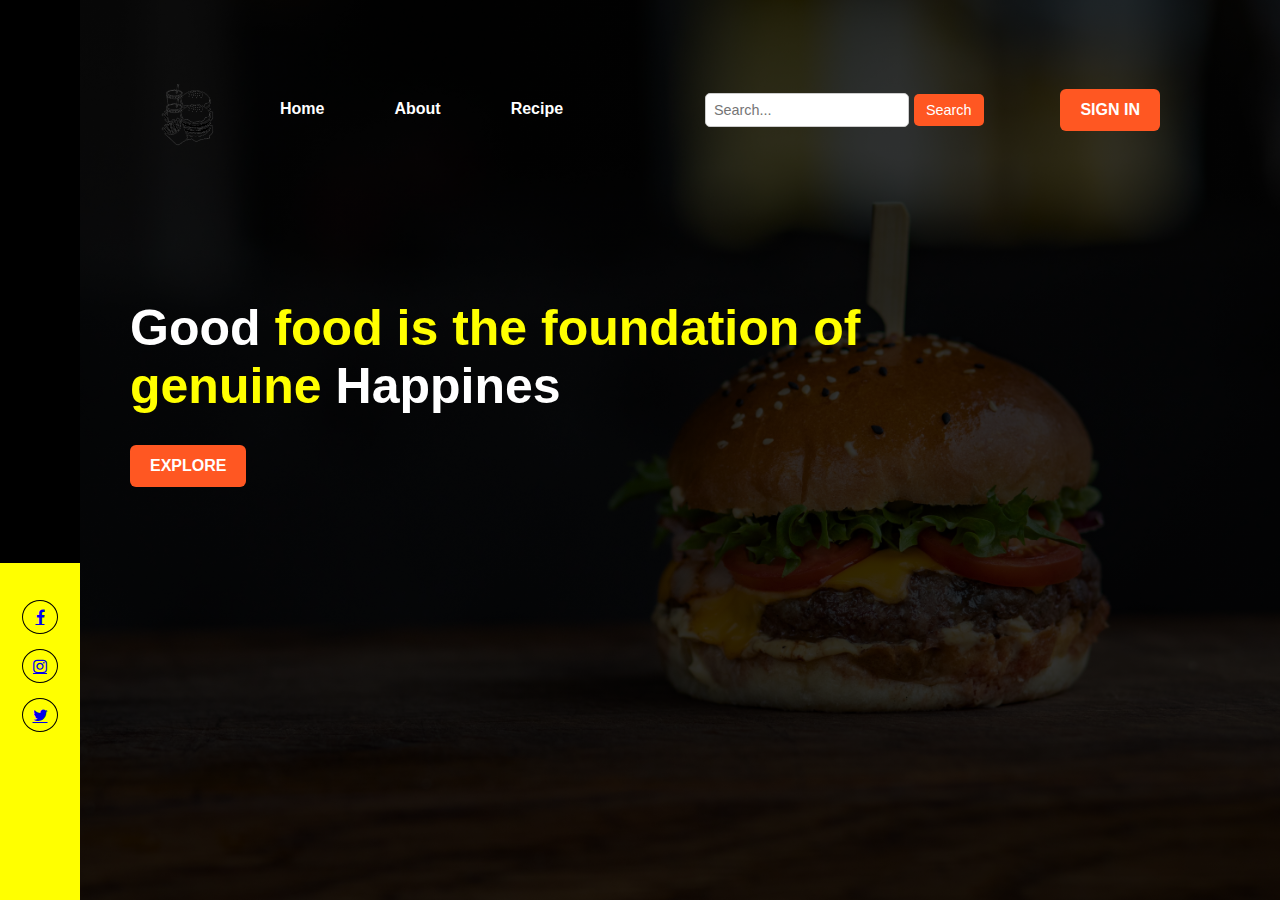
<file: index.html>
<!DOCTYPE html>
<html lang="en">
<head>
    <meta charset="UTF-8">
    <meta name="viewport" content="width=device-width, initial-scale=1.0">
    <title>BigBurger Website</title>
    <link rel="stylesheet" href="style.css">
    <link rel="stylesheet" href="https://stackpath.bootstrapcdn.com/font-awesome/4.7.0/css/font-awesome.min.css">
</head>
<body>
    <div class="hero">
        <div class="nav-bar">
            <div class="nav-logo">
                <img src="logo.png" alt="Logo">
            </div>
            <div class="nav-links" id="nav-links">
                <i class="fa fa-close" onclick="closeMenu()"></i>
                <ul>
                    <a href="index.html"><li>Home</li></a>
                    <a href="about.html"><li>About</li></a>
                    <a href="recipe.html"><li>Recipe</li></a>
                </ul>
                <form class="search-form" id="searchForm">
                    <input type="text" id="searchInput" placeholder="Search...">
                    <button type="submit">Search</button>
                </form>
                <button id="authButton" type="button" class="btn">SIGN IN</button>
            </div>
            <i class="fa fa-bars" onclick="showMenu()"></i>
        </div>
        <div class="banner-title">
            <h1>Good<span> food is the foundation of <br>genuine</span> Happines</h1>
            <a href="recipe.html" class="btn">EXPLORE</a>
        </div>
        <div class="verticle-bar">
            <div class="search-icon">
                <!-- <a href="search.html"><i class="fa fa-search"></i></a> -->
                <!-- <i class="fa fa-th-list"></i> -->
                
            </div>
            <div class="social-icon">
               
                <a href="https://facebook.com"> <i class="fa fa-facebook"></i></a>
                <a href="https://instagram.com">  <i class="fa fa-instagram"></i></a>
                <a href="https://twitter.com"> <i class="fa fa-twitter"></i></a>
            </div>
        </div>
        <!-- Notifications section (if needed) -->
    </div>

    <script>
        // Check login status
        document.addEventListener('DOMContentLoaded', function() {
            const isLoggedIn = localStorage.getItem('loggedIn');
            const authButton = document.getElementById('authButton');

            if (isLoggedIn === 'true') {
                // Update button to show logout option
                authButton.textContent = 'Logout';
                authButton.addEventListener('click', function() {
                    localStorage.removeItem('loggedIn');
                    window.location.href = 'login.html';
                });
            } else {
                // Show sign-in button if not logged in
                authButton.textContent = 'SIGN IN';
                authButton.addEventListener('click', function() {
                    window.location.href = 'login.html';
                });
            }
        });

        // Menu handling functions
        function showMenu() {
            document.getElementById('nav-links').style.right = "0";
        }

        function closeMenu() {
            document.getElementById('nav-links').style.right = "-200px";
        }
    </script>
</body>
</html>
</file>
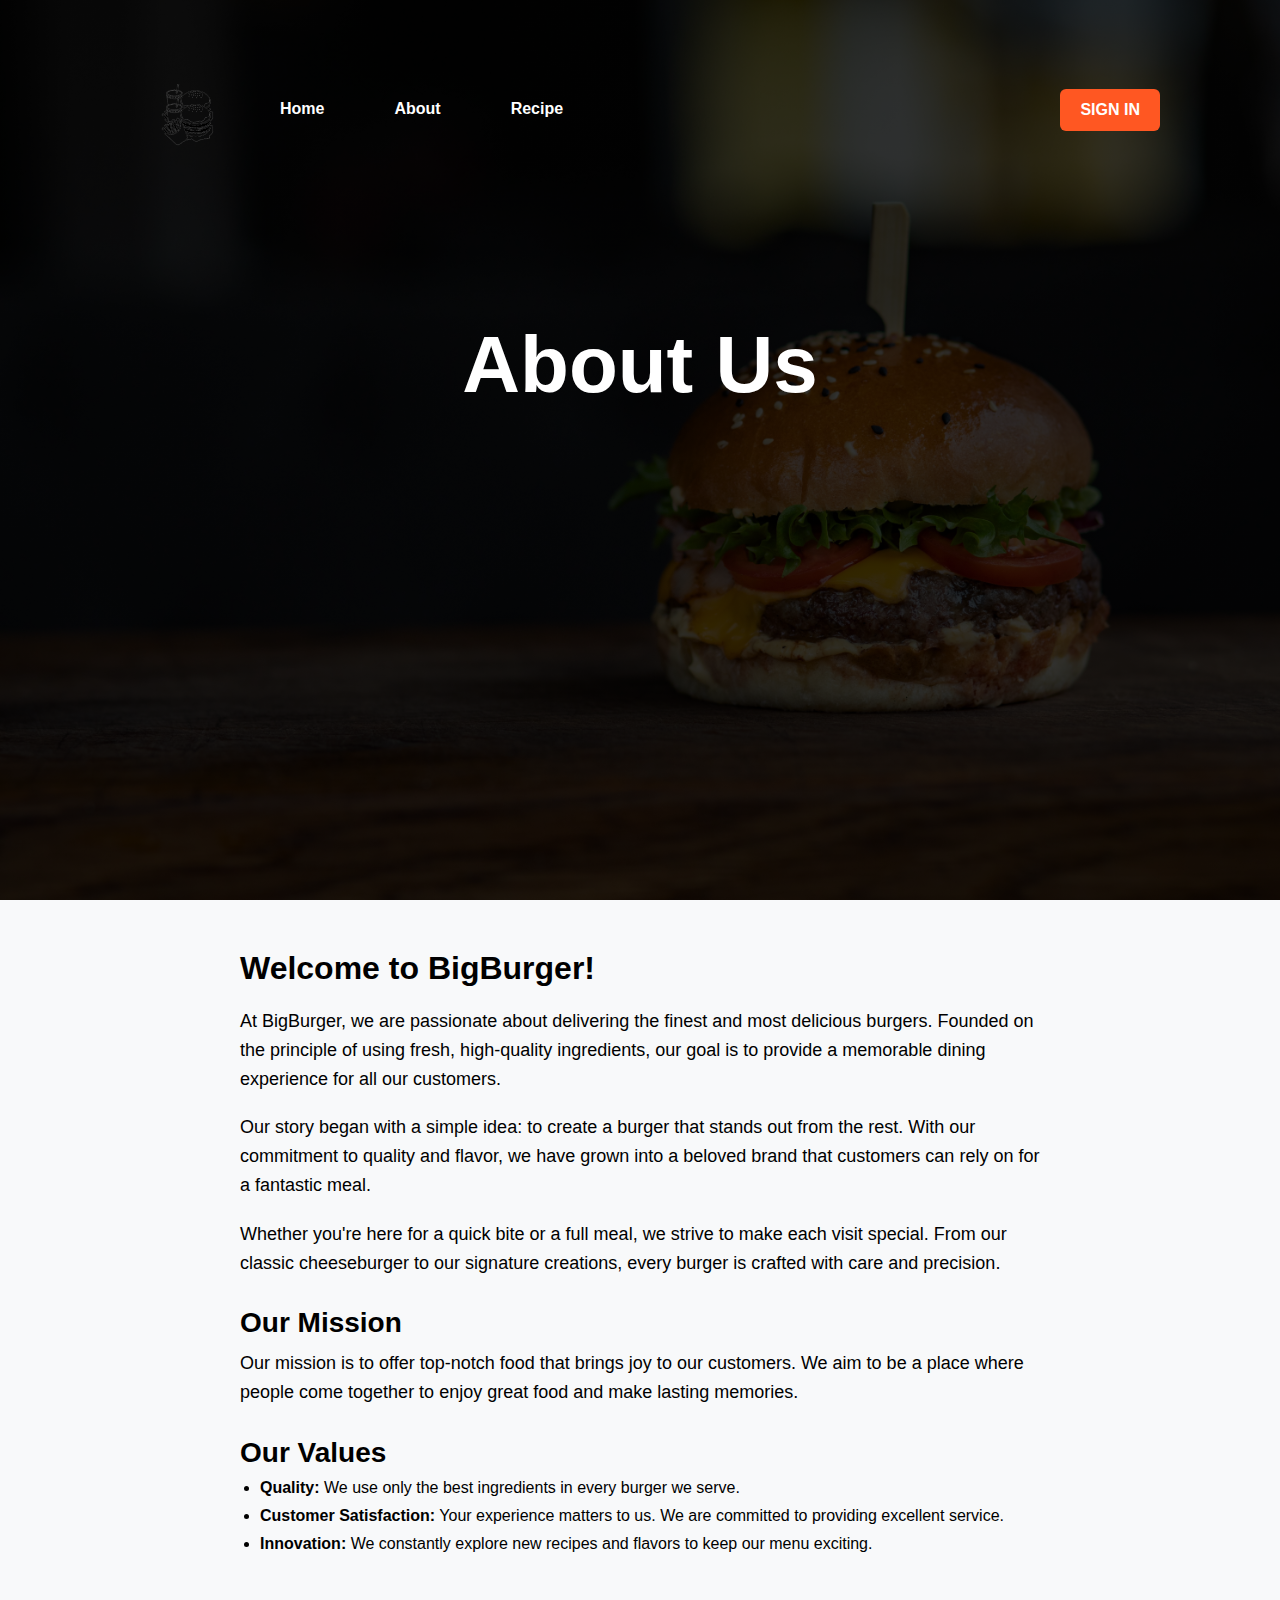
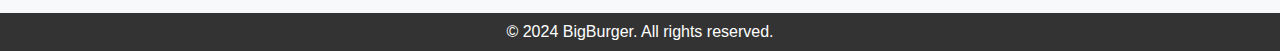
<file: about.html>
<!DOCTYPE html>
<html lang="en">
<head>
    <meta charset="UTF-8">
    <meta name="viewport" content="width=device-width, initial-scale=1.0">
    <title>About Us - BigBurger Website</title>
    <link rel="stylesheet" href="style.css">
    <link rel="stylesheet" href="https://stackpath.bootstrapcdn.com/font-awesome/4.7.0/css/font-awesome.min.css">
</head>
<body>
    <div class="hero">
        <div class="nav-bar">
            <div class="nav-logo">
                <img src="logo.png" alt="BigBurger Logo">
            </div>
            <div class="nav-links" id="nav-links">
                <i class="fa fa-close" onclick="closeMenu()"></i>
                <ul>
                    <a href="index.html"><li>Home</li></a>
                    <a href="about.html"><li>About</li></a>
                    <a href="recipe.html"><li>Recipe</li></a>
                </ul>
                <button type="button" class="btn">SIGN IN</button>
            </div>
            <i class="fa fa-bars" onclick="showMenu()"></i>
        </div>
        <div class="about-banner">
            <h1>About Us</h1>
        </div>
    </div>
    <div class="about-content">
        <div class="container">
            <h2>Welcome to BigBurger!</h2>
            <p>At BigBurger, we are passionate about delivering the finest and most delicious burgers. Founded on the principle of using fresh, high-quality ingredients, our goal is to provide a memorable dining experience for all our customers.</p>
            <p>Our story began with a simple idea: to create a burger that stands out from the rest. With our commitment to quality and flavor, we have grown into a beloved brand that customers can rely on for a fantastic meal.</p>
            <p>Whether you're here for a quick bite or a full meal, we strive to make each visit special. From our classic cheeseburger to our signature creations, every burger is crafted with care and precision.</p>
            <h3>Our Mission</h3>
            <p>Our mission is to offer top-notch food that brings joy to our customers. We aim to be a place where people come together to enjoy great food and make lasting memories.</p>
            <h3>Our Values</h3>
            <ul>
                <li><strong>Quality:</strong> We use only the best ingredients in every burger we serve.</li>
                <li><strong>Customer Satisfaction:</strong> Your experience matters to us. We are committed to providing excellent service.</li>
                <li><strong>Innovation:</strong> We constantly explore new recipes and flavors to keep our menu exciting.</li>
            </ul>
        </div>
    </div>
    <footer>
        <div class="container">
            <p>&copy; 2024 BigBurger. All rights reserved.</p>
        </div>
    </footer>
    <script>
        var show = document.getElementById("nav-links");
        function showMenu(){
            show.style.right = "0";
        }
        function closeMenu(){
            show.style.right = "-200px";
        }
    </script>
</body>
</html>
</file>
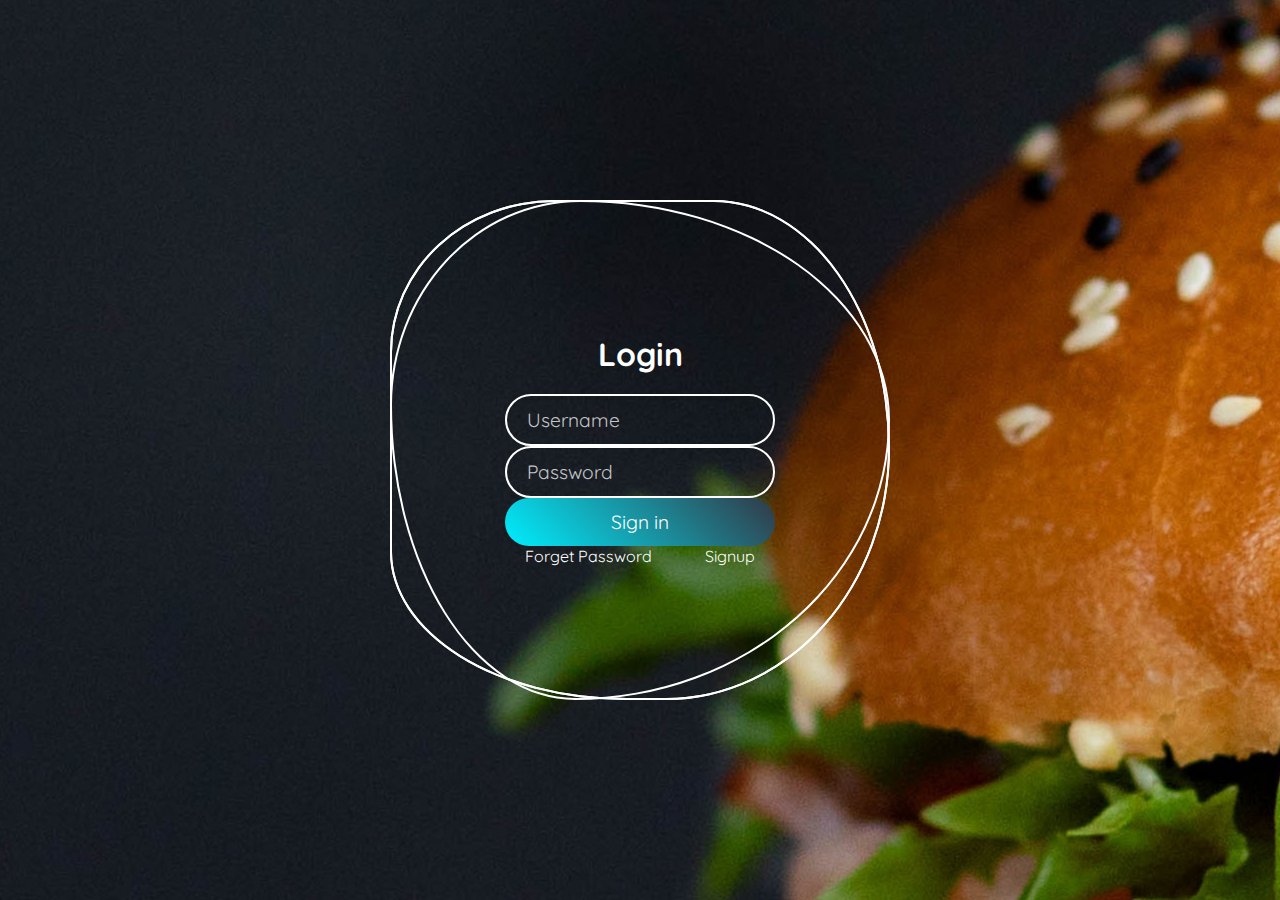
<file: login.html>
<!DOCTYPE html>
<html lang="en">
<head>
    <meta charset="UTF-8">
    <meta name="viewport" content="width=device-width, initial-scale=1.0">
    <link rel="stylesheet" href="login.css">
    <title>Login Page</title>
</head>
<body>
    <!-- Ring div starts here -->
    <div class="ring">
        <i style="--clr:#00ff0a;"></i>
        <i style="--clr:#ff0057;"></i>
        <i style="--clr:#fffd44;"></i>
        <div class="login">
            <h2>Login</h2>
            <!-- Form element with id 'loginForm' -->
            <form id="loginForm">
                <div class="inputBx">
                    <input type="text" id="username" placeholder="Username" required>
                </div>
                <div class="inputBx">
                    <input type="password" id="password" placeholder="Password" required>
                </div>
                <div class="inputBx">
                    <input type="submit" value="Sign in">
                </div>
                <div class="links">
                    <a href="#">Forget Password</a>
                    <a href="#">Signup</a>
                </div>
            </form>
        </div>
    </div>
    <!-- Ring div ends here -->

    <script>
        // Random credentials (for demo purposes)
        const validUsername = "user123";
        const validPassword = "pass123";

        // JavaScript for handling form submission
        document.getElementById('loginForm').addEventListener('submit', function(event) {
            event.preventDefault(); // Prevent the default form submission

            // Get input values
            var username = document.getElementById('username').value;
            var password = document.getElementById('password').value;

            // Check if credentials match
            if (username === validUsername && password === validPassword) {
                // Set a flag in local storage
                localStorage.setItem('loggedIn', 'true');
                // Redirect to home page
                window.location.href = 'index.html';
            } else {
                alert('Invalid username or password. Please try again.');
            }
        });
    </script>
</body>
</html>
</file>
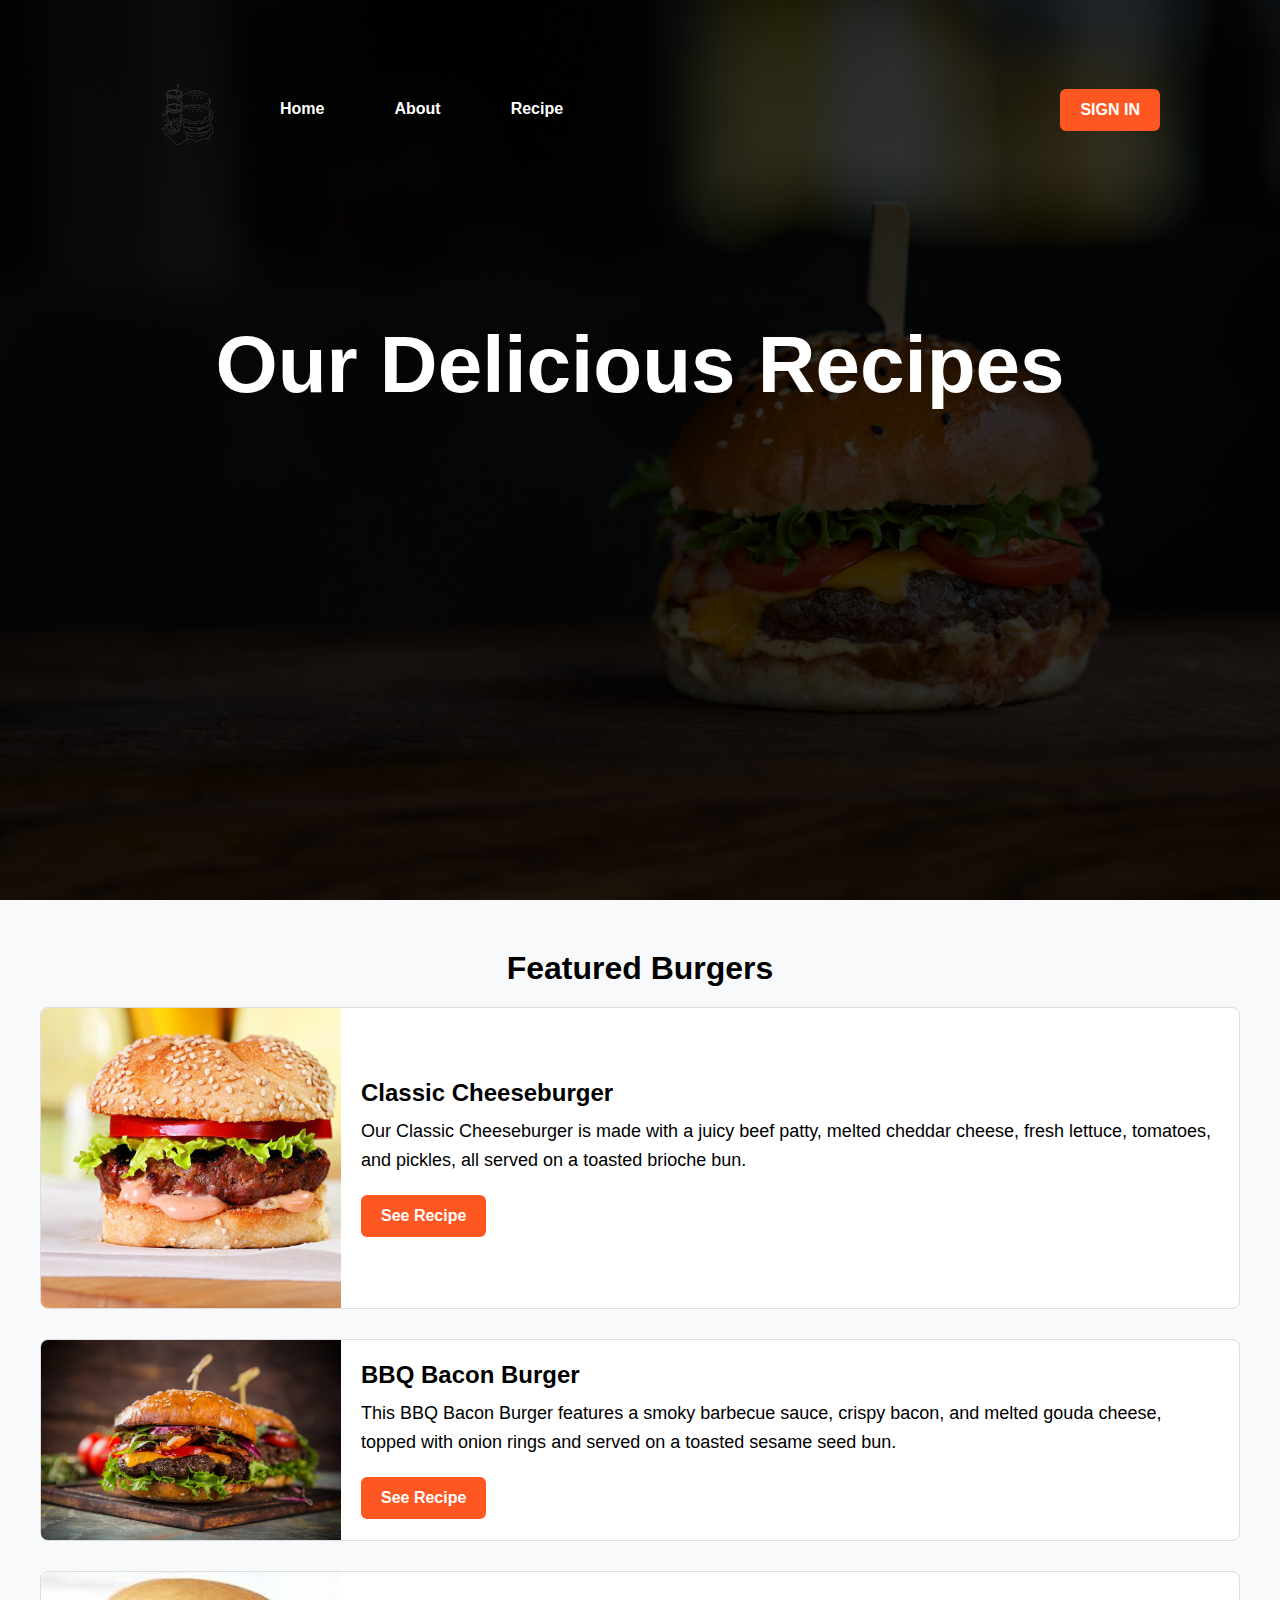
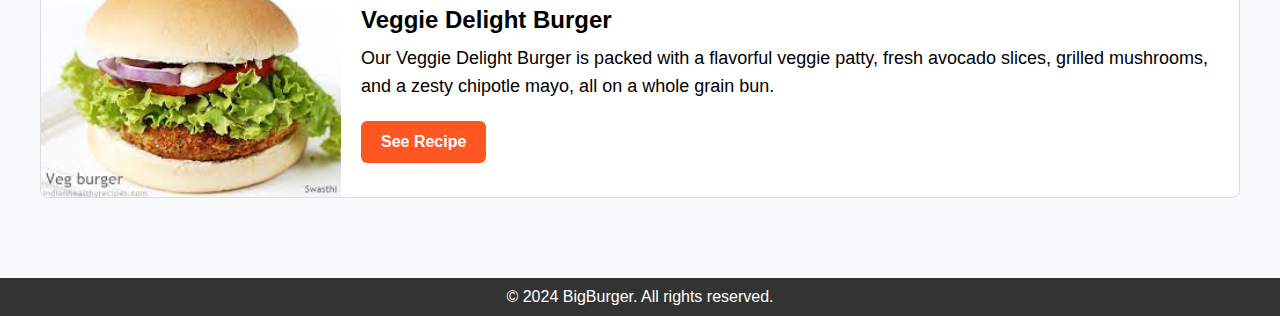
<file: recipe.html>
<!DOCTYPE html>
<html lang="en">
<head>
    <meta charset="UTF-8">
    <meta name="viewport" content="width=device-width, initial-scale=1.0">
    <title>Recipes - BigBurger Website</title>
    <link rel="stylesheet" href="style.css">
    <link rel="stylesheet" href="https://stackpath.bootstrapcdn.com/font-awesome/4.7.0/css/font-awesome.min.css">
</head>
<body>
    <div class="hero">
        <div class="nav-bar">
            <div class="nav-logo">
                <img src="logo.png" alt="BigBurger Logo">
            </div>
            <div class="nav-links" id="nav-links">
                <i class="fa fa-close" onclick="closeMenu()"></i>
                <ul>
                    <a href="index.html"><li>Home</li></a>
                    <a href="about.html"><li>About</li></a>
                    <a href="recipe.html"><li>Recipe</li></a>
                </ul>
                <button type="button" class="btn">SIGN IN</button>
            </div>
            <i class="fa fa-bars" onclick="showMenu()"></i>
        </div>
        <div class="recipe-banner">
            <h1>Our Delicious Recipes</h1>
        </div>
    </div>
    <div class="recipe-content">
        <div class="container">
            <h2>Featured Burgers</h2>
            <div class="recipe-card">
                <img src="burger1.jpg" alt="Classic Burger">
                <div class="recipe-info">
                    <h3>Classic Cheeseburger</h3>
                    <p>Our Classic Cheeseburger is made with a juicy beef patty, melted cheddar cheese, fresh lettuce, tomatoes, and pickles, all served on a toasted brioche bun.</p>
                    <button type="button" class="btn">See Recipe</button>
                </div>
            </div>
            <div class="recipe-card">
                <img src="burger2.jpg" alt="BBQ Burger">
                <div class="recipe-info">
                    <h3>BBQ Bacon Burger</h3>
                    <p>This BBQ Bacon Burger features a smoky barbecue sauce, crispy bacon, and melted gouda cheese, topped with onion rings and served on a toasted sesame seed bun.</p>
                    <button type="button" class="btn">See Recipe</button>
                </div>
            </div>
            <div class="recipe-card">
                <img src="burger3.jpg" alt="Veggie Burger">
                <div class="recipe-info">
                    <h3>Veggie Delight Burger</h3>
                    <p>Our Veggie Delight Burger is packed with a flavorful veggie patty, fresh avocado slices, grilled mushrooms, and a zesty chipotle mayo, all on a whole grain bun.</p>
                    <button type="button" class="btn">See Recipe</button>
                </div>
            </div>
        </div>
    </div>
    <footer>
        <div class="container">
            <p>&copy; 2024 BigBurger. All rights reserved.</p>
        </div>
    </footer>
    <script>
        var show = document.getElementById("nav-links");
        function showMenu(){
            show.style.right = "0";
        }
        function closeMenu(){
            show.style.right = "-200px";
        }
    </script>
</body>
</html>
</file>
<file: style.css>
*{
    margin: 0;
    padding: 0;
    font-family: sans-serif;
}
.hero{
    height: 100vh;
    background-image: linear-gradient(rgba(0,0,0,0.8), rgba(0,0,0,0.8)),url(background.jpg);
    background-position: center;
    background-size: cover;
    overflow-x: hidden;
    position: relative;


}
.nav-bar{
    display: flex;
    padding: 40px 120px;
}
.nav-logo img{
    width: 135px;

}
.nav-links{
    flex: 1;
}
.nav-links ul{
    margin-left: 50px;
    display: inline;

}
.nav-links ul li{
    list-style: none;
    display: inline-block;
    padding: 8px 25px;
}
.nav-links ul  a{
    color: white;
    text-decoration: none;
    font-size: 15px;
    font-weight: bold;
}
.nav-links ul li::after{
    content: '';
    width: 0;
    height: 2px;
    background: yellow;
    display: block;
    margin: auto;
    transition: .5s;
}
.nav-links ul li:hover::after{
    width: 100%;
}
.btn{
    padding: 10px 20px;
    border: 0;
    background-color: yellow;
    font-weight: bold;
    cursor: pointer;
}
.nav-links .btn{
    float: right;

}
.banner-title{
    margin: 80px 130px;
    color: white;

}
.banner-title h1{
    font-size: 50px;
    margin-bottom: 30px;
}
.banner-title h1 span{
    color: yellow;
}
.verticle-bar{
    height: 100%;
    background: #000;
    top: 0;
    left: 0;
    position: absolute;

}
.search-icon{
    height: 60%;
    width: 80px;

}
.search-icon .fa{
    margin: 45px 23px;
    display: block;
    color: #fff;
    font-size: 30px;
    cursor: pointer;
}
.social-icon{
    height: 35%;
    width: 80px;
    background: yellow;
    text-align: center;
    padding-top: 27%;
    bottom: 0;
    position: absolute;

}
.social-icon .fa{
    margin: 15px 22px;
    display: block;
    padding: 8px;
    border: 1px solid #000;
    border-radius: 50%;
    cursor: pointer;
}
.notifications{
    display: flex;
    width: 400px;
    right: 0;
    bottom: 0;
    position: absolute;
    background: yellow;
    text-align: center;
}
.contents{
    flex-basis: 50%;
    padding: 10px;
}
.notification-img{
    flex-basis: 50%;
}
.notification-img img{
    width: 100%;

}
.contents a{
text-decoration: none;
color: #000;
font-size: 13px;
margin: 0 10px;
}
.contents  p{
    text-align: right;
    margin-top: 10px;
}
.nav-bar .fa{
    display: none;

}
@media(max-width:700px){
    .verticle-bar{
        display: none;
    }
    .banner-title{
        margin: 80px 40px;
    }
    .banner-title h1{
        font-size: 30px;
    }
    .notifications{
        width: 100%;
    }
    .nav-bar{
        padding: 10px 30px;
    }
    .fa-bars{
        position: absolute;
        right: 20px;
        top: 10px;
    }
     .nav-bar .fa{
        display: block;
        color: #fff;
        margin: 10px 25px;
        font-size: 22px;
        cursor: pointer;

     }
     .nav-links
     {
        height: 100vh;
        width: 200px;
        background: #000;
        top: 0;
        right: -200px;
        position: absolute;
        text-align: left;
        z-index: 2;
        transition: .7s;
     }
     .nav-links ul a{
        display: block;
     }
     .nav-links .btn{
        float: none;
        margin-left: 25px;
        margin-top: 10px;

     }

}
/* Existing CSS for nav-bar, nav-links, etc. */

.recipe-banner {
    text-align: center;
    padding: 100px 20px;
    /* background: #ff5722; */
    color: #fff;
}

.recipe-banner h1 {
    font-size: 80px;
    margin: 0;
}

.recipe-content {
    padding: 50px 20px;
    background-color: #f8f9fa;
}

.recipe-content .container {
    max-width: 1200px;
    margin: 0 auto;
}

.recipe-content h2 {
    font-size: 32px;
    margin-bottom: 20px;
    text-align: center;
}

.recipe-card {
    display: flex;
    align-items: center;
    margin-bottom: 30px;
    border: 1px solid #ddd;
    border-radius: 8px;
    overflow: hidden;
    background-color: #fff;
}

.recipe-card img {
    width: 300px;
    height: auto;
}

.recipe-info {
    padding: 20px;
    flex: 1;
}

.recipe-info h3 {
    font-size: 24px;
    margin-bottom: 10px;
}

.recipe-info p {
    font-size: 18px;
    margin-bottom: 20px;
    line-height: 1.6;
}

.btn {
    padding: 10px 20px;
    border: none;
    background: #ff5722;
    color: #fff;
    font-size: 16px;
    cursor: pointer;
    border-radius: 4px;
    transition: background 0.3s;
}

.btn:hover {
    background: #e64a19;
}

footer {
    background: #333;
    color: #fff;
    padding: 10px 0;
    text-align: center;
}

footer p {
    margin: 0;
}
/* Existing CSS for nav-bar, nav-links, etc. */

.about-banner {
    text-align: center;
    padding: 100px 20px;
    /* background: #ff5722; */
    color: #fff;
}

.about-banner h1 {
    font-size: 80px;
    margin: 0;
}

.about-content {
    padding: 50px 20px;
    background-color: #f8f9fa;
}

.about-content .container {
    max-width: 800px;
    margin: 0 auto;
}

.about-content h2 {
    font-size: 32px;
    margin-bottom: 20px;
}

.about-content p {
    font-size: 18px;
    line-height: 1.6;
    margin-bottom: 20px;
}

.about-content h3 {
    font-size: 28px;
    margin-top: 30px;
    margin-bottom: 10px;
}

.about-content ul {
    list-style-type: disc;
    padding-left: 20px;
}

.about-content ul li {
    margin-bottom: 10px;
}

footer {
    background: #333;
    color: #fff;
    padding: 10px 0;
    text-align: center;
}

footer p {
    margin: 0;
}

/* Ensure the button styling applies to <a> tags as well */
.btn {
    display: inline-block;
    padding: 12px 20px;
    border: none;
    background: #ff5722;
    color: #fff;
    font-size: 16px;
    text-align: center;
    text-decoration: none; /* Remove underline */
    border-radius: 6px;
    transition: background 0.3s;
}

.btn:hover {
    background: #e64a19;
}

.nav-links {
    display: flex;
    align-items: center;
    justify-content: space-between;
}
.nav-links ul {
    display: flex;
    list-style: none;
    margin: 0;
    padding: 0;
}
.nav-links ul li {
    margin-right: 20px;
}
.nav-links ul a {
    text-decoration: none;
    color: #fff;
    font-size: 1em;
}
.nav-links .search-form {
    display: flex;
    align-items: center;
    margin-left: 20px; /* Add space between recipe and search bar */
}
.nav-links .search-form input[type="text"] {
    padding: 8px;
    border-radius: 5px;
    border: 1px solid #ccc;
    font-size: 0.9em;
}
.nav-links .search-form button {
    padding: 8px 12px;
    border: none;
    border-radius: 5px;
    background-color: var(--main-color);
    background: #ff5722;
    color: white;
    font-size: 0.9em;
    cursor: pointer;
    margin-left: 5px;
}
</file>
<file: login.css>
@import url("https://fonts.googleapis.com/css2?family=Quicksand:wght@300&display=swap");
* {
  margin: 0;
  padding: 0;
  box-sizing: border-box;
  font-family: "Quicksand", sans-serif;
 
}

:root{
  --bg-color: #1f242d;
  --second-bg-color: #323946;
  --text-color: #fff;
  --main-color:#0ef;
}


body {
  display: flex;
  justify-content: center;
  align-items: center;
  min-height: 100vh;
  /* background: var(--bg-color); */
  /* color: var(--text-color); */
  width: 100%;
  overflow: hidden;
  background: url('background.jpg') no-repeat center center fixed;
}
.ring {
  position: relative;
  width: 500px;
  height: 500px;
  display: flex;
  justify-content: center;
  align-items: center;
}
.ring i {
  position: absolute;
  inset: 0;
  border: 2px solid #fff;
  transition: 0.5s;
}
.ring i:nth-child(1) {
  border-radius: 38% 62% 63% 37% / 41% 44% 56% 59%;
  animation: animate 6s linear infinite;
}
.ring i:nth-child(2) {
  border-radius: 41% 44% 56% 59%/38% 62% 63% 37%;
  animation: animate 4s linear infinite;
}
.ring i:nth-child(3) {
  border-radius: 41% 44% 56% 59%/38% 62% 63% 37%;
  animation: animate2 10s linear infinite;
}
.ring:hover i {
  border: 6px solid var(--clr);
  filter: drop-shadow(0 0 20px var(--clr));
}
@keyframes animate {
  0% {
    transform: rotate(0deg);
  }
  100% {
    transform: rotate(360deg);
  }
}
@keyframes animate2 {
  0% {
    transform: rotate(360deg);
  }
  100% {
    transform: rotate(0deg);
  }
}
.login {
  position: absolute;
  width: 300px;
  height: 100%;
  display: flex;
  justify-content: center;
  align-items: center;
  flex-direction: column;
  gap: 20px;
}
.login h2 {
  font-size: 2em;
  color: #fff;
}
.login .inputBx {
  position: relative;
  width: 100%;
}
.login .inputBx input {
  position: relative;
  width: 100%;
  padding: 12px 20px;
  background: transparent;
  border: 2px solid #fff;
  border-radius: 40px;
  font-size: 1.2em;
  color: #fff;
  box-shadow: none;
  outline: none;
}
.login .inputBx input[type="submit"] {
  width: 100%;
  background: #0078ff;
  background: linear-gradient(45deg, var(--main-color), var(--second-bg-color));
  border: none;
  cursor: pointer;
}
.login .inputBx input::placeholder {
  color: rgba(255, 255, 255, 0.75);
}
.login .links {
  position: relative;
  width: 100%;
  display: flex;
  align-items: center;
  justify-content: space-between;
  padding: 0 20px;
}
.login .links a {
  color: #fff;
  text-decoration: none;
}
</file>
